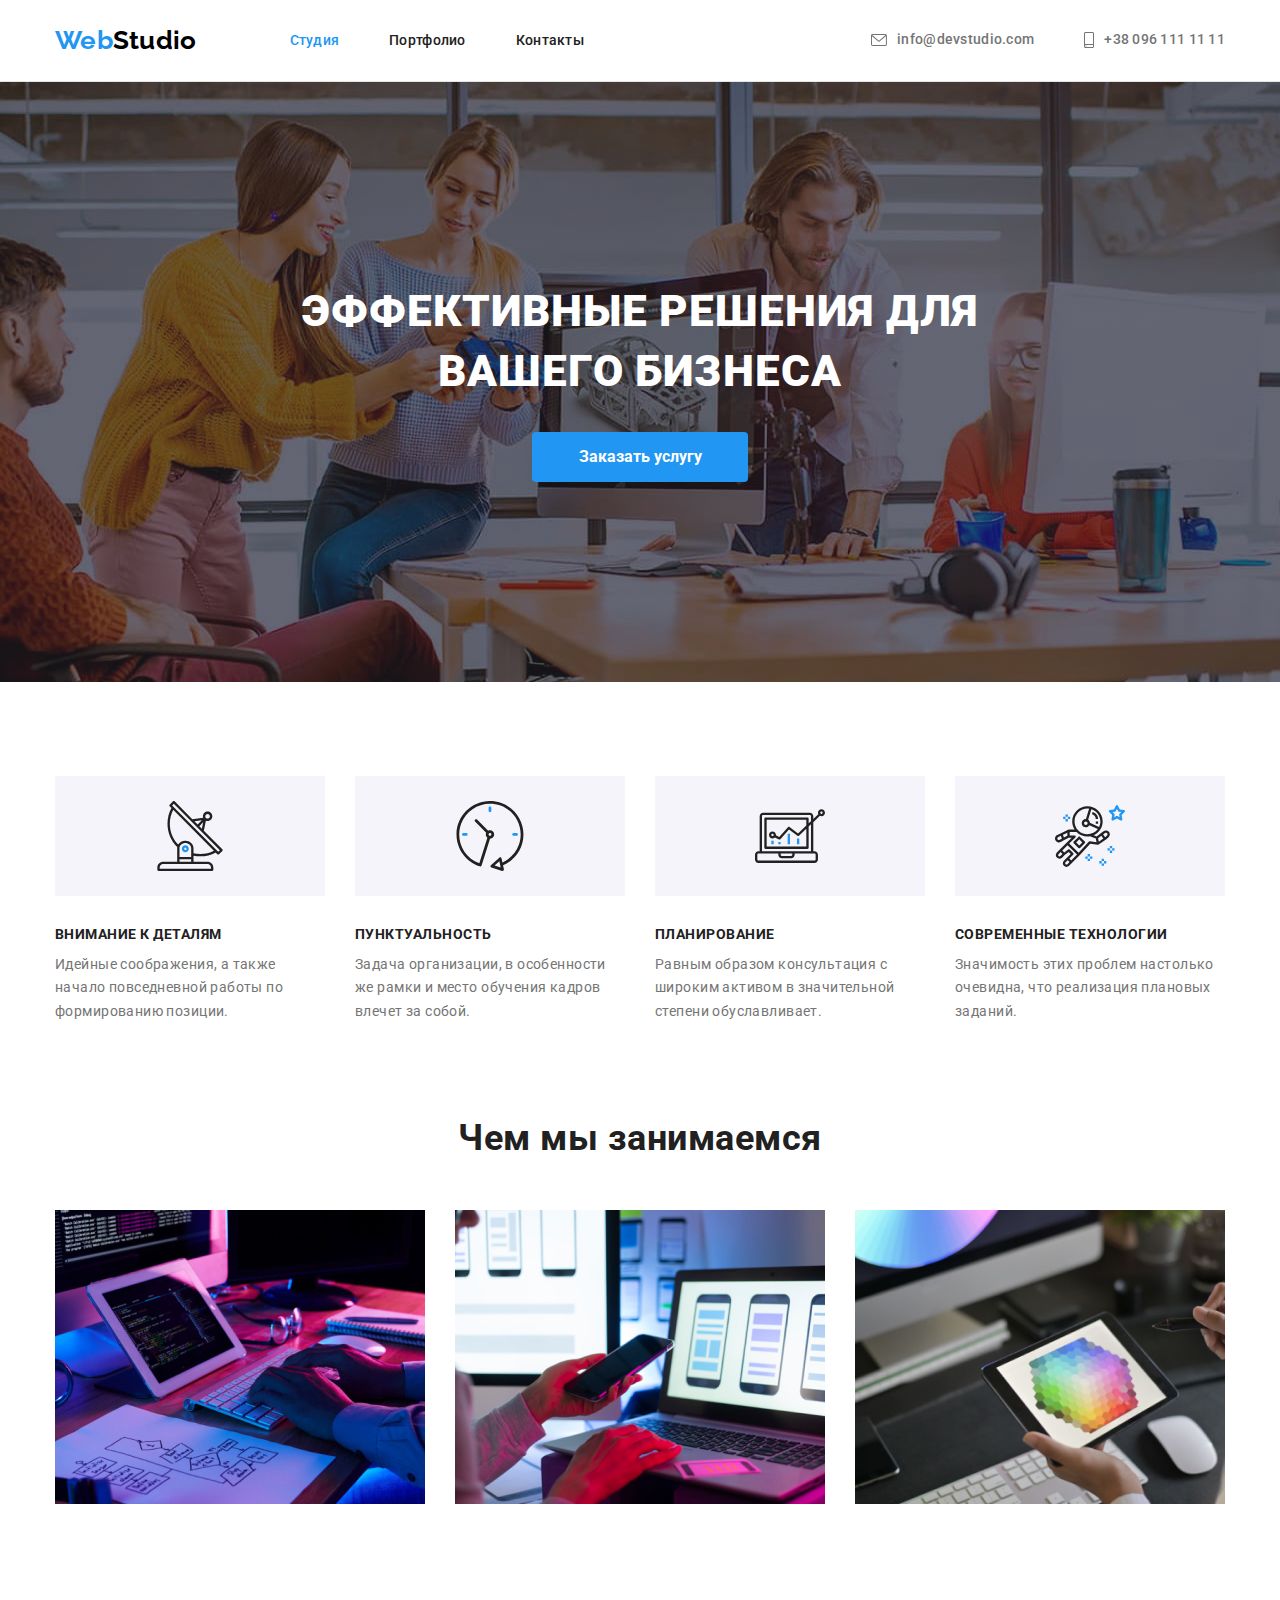
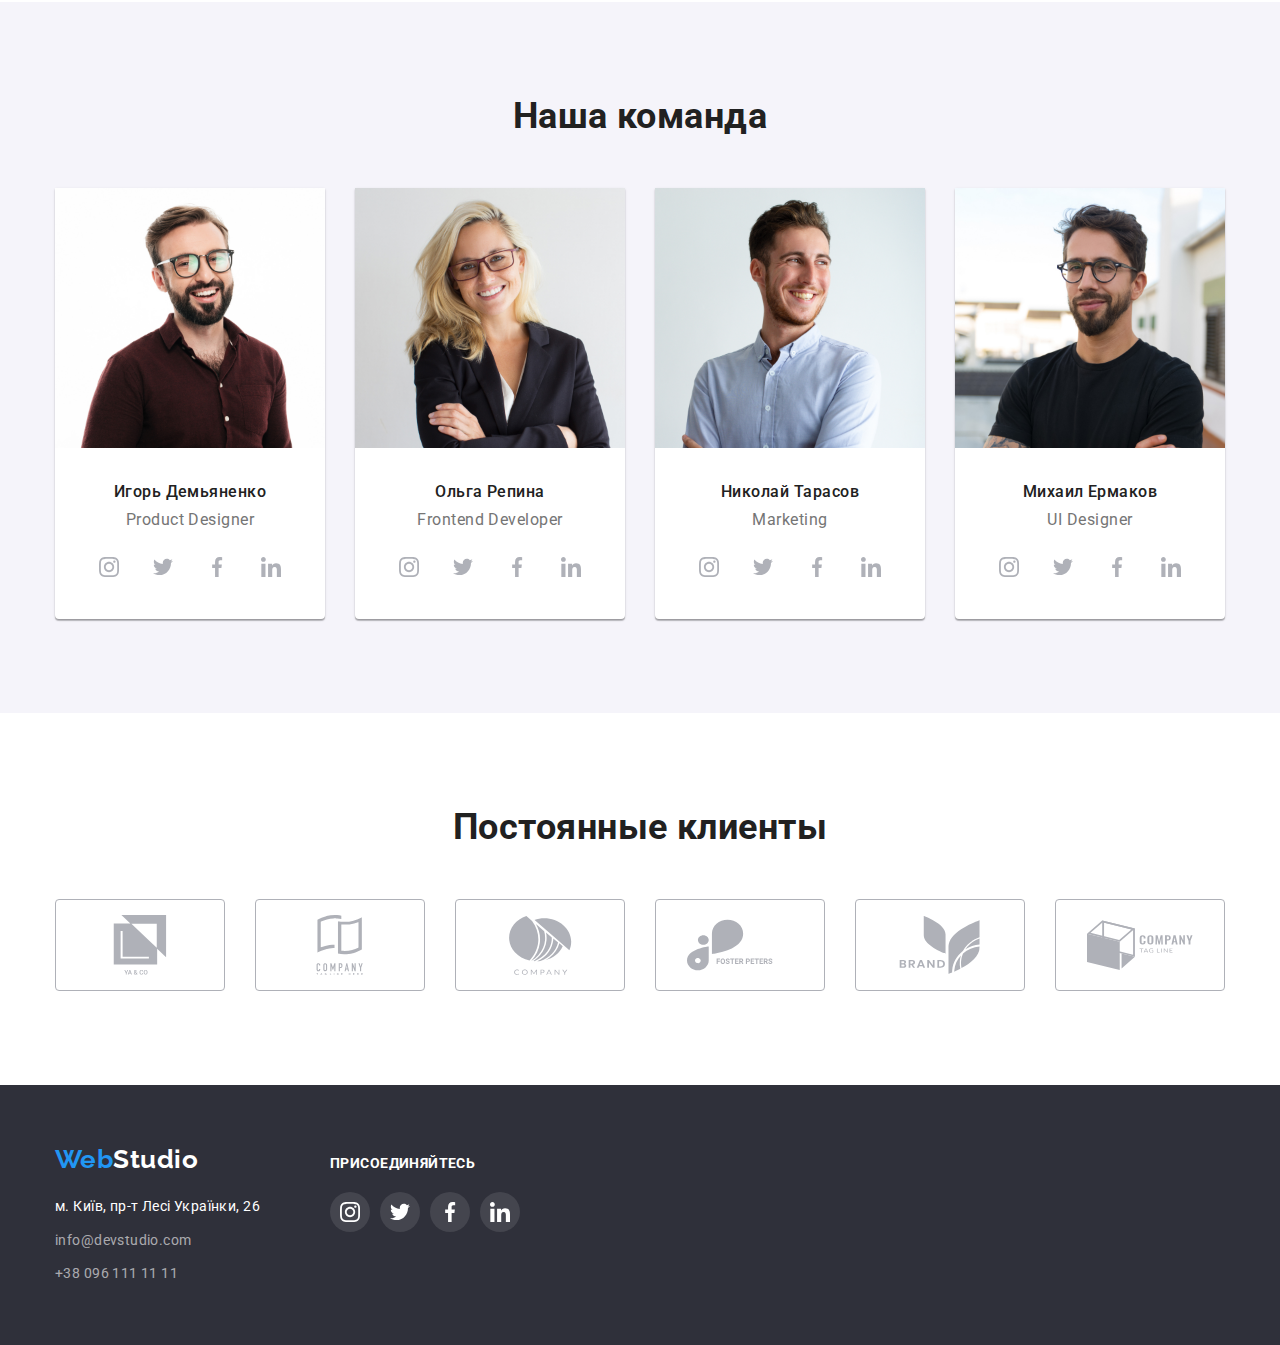
<file: index.html>
<!DOCTYPE html>
<html lang="ru">

<head>
    <meta charset="UTF-8" />
    <meta http-equiv="X-UA-Compatible" content="IE=edge" />
    <meta name="viewport" content="width=device-width, initial-scale=1.0" />
    <link rel="preconnect" href="https://fonts.googleapis.com" />
    <link rel="preconnect" href="https://fonts.gstatic.com" crossorigin />
    <link
        href="https://fonts.googleapis.com/css2?family=Raleway:wght@400;700&family=Roboto:wght@400;500;700;900&display=swap"
        rel="stylesheet" />
    <link rel="stylesheet"
        href="https://cdnjs.cloudflare.com/ajax/libs/modern-normalize/1.0.0/modern-normalize.min.css" />
    <link rel="stylesheet" href="./css/styles.css" />
    <title>Document</title>
</head>

<body>
    <header>
        <div class="container box-header">
            <nav class="navi">
                <a href="./index.html" class="logo item"><span class="accent">Web</span>Studio</a>
                <ul class="navi-item">
                    <li class="item"><a href="./index.html" class="navi-list on-page">Студия</a></li>
                    <li class="item"><a href="./portfolio.html" class="navi-list">Портфолио</a></li>
                    <li class="item"><a href="" class="navi-list">Контакты</a></li>
                </ul>
            </nav>
            <ul class="header-contact">
                <li class="item">
                    <a href="mailto:info@devstudio.com" class="contact-us">
                        <svg class="contact-icon" width="16" height="12">
                            <use href="images/sprite.svg#icon-envelope"></use>
                        </svg>
                        info@devstudio.com</a>
                </li>
                <li class="item">
                    <a href="tel:+380961111111" class="contact-us">
                        <svg class="contact-icon" width="10" height="16">
                            <use href="images/sprite.svg#icon-smartphone"></use>
                        </svg>
                        +38 096 111 11 11</a>
                </li>
            </ul>
        </div>
    </header>
    <main>
        <section class="hero section">
            <div class="container">
                <h1 class="hero-head">Эффективные решения для вашего бизнеса</h1>
                <button type="button" class="order">Заказать услугу</button>
            </div>
        </section>
        <section class="qualities section no-padding">
            <div class="container">
                <h2 class="display">Основне качества</h2>
                <ul class="flex-box qualities-box">
                    <li class="item">
                        <div class="qualities-picture">
                            <svg class="qualities-svg" width="70" height="70">
                                <use href="images/sprite.svg#icon-antenna"></use>
                            </svg>
                        </div>
                        <h3 class="qualities-heading">Внимание к деталям</h3>
                        <p class="qualities-text">
                            Идейные соображения, а также начало повседневной работы по формированию позиции.
                        </p>
                    </li>
                    <li class="item">
                        <div class="qualities-picture">
                            <svg class="qualities-svg" width="70" height="70">
                                <use href="images/sprite.svg#icon-clock"></use>
                            </svg>
                        </div>
                        <h3 class="qualities-heading">Пунктуальность</h3>
                        <p class="qualities-text">
                            Задача организации, в особенности же рамки и место обучения кадров влечет за собой.
                        </p>
                    </li>
                    <li class="item">
                        <div class="qualities-picture">
                            <svg class="qualities-svg" width="70" height="70">
                                <use href="images/sprite.svg#icon-diagram"></use>
                            </svg>
                        </div>
                        <h3 class="qualities-heading">Планирование</h3>
                        <p class="qualities-text">
                            Равным образом консультация с широким активом в значительной степени обуславливает.
                        </p>
                    </li>
                    <li class="item">
                        <div class="qualities-picture">
                            <svg class="qualities-svg" width="70" height="70">
                                <use href="images/sprite.svg#icon-astronaut"></use>
                            </svg>
                        </div>
                        <h3 class="qualities-heading">Современные технологии</h3>
                        <p class="qualities-text">
                            Значимость этих проблем настолько очевидна, что реализация плановых заданий.
                        </p>
                    </li>
                </ul>
            </div>
        </section>
        <section class="occupation section">
            <div class="container">
                <h2 class="section-heading">Чем мы занимаемся</h2>
                <ul class="flex-box ocupation-box">
                    <li class="item">
                        <img src="./images/img1.jpg" alt="кодинг ночью" width="370" />
                    </li>
                    <li class="item">
                        <img src="./images/img2.jpg" alt="рука с телефоном" width="370" />
                    </li>
                    <li class="item">
                        <img src="./images/img3.jpg" alt="рука с планшетом" width="370" />
                    </li>
                </ul>
            </div>
        </section>
        <section class="team section">
            <div class="container">
                <h2 class="section-heading">Наша команда</h2>
                <ul class="flex-box">
                    <li class="team-card">
                        <img class="team-photo" src="./images/igor.jpg" alt="фото Игорь Демьяненко" width="270" />
                        <div class="team-description">
                            <h3 class="card-heading">Игорь Демьяненко</h3>
                            <p class="card-text">Product Designer</p>
                            <ul class="flex-box">
                                <li class="team-box-link">
                                    <a class="item" href="" aria-label="instagram">
                                        <svg class="team-svg" width="20" height="20">
                                            <use href="images/sprite.svg#icon-instagram"></use>
                                        </svg>
                                    </a>
                                </li>
                                <li class="team-box-link">
                                    <a class="item" href="" aria-label="twitter">
                                        <svg class="team-svg" width="20" height="20">
                                            <use href="images/sprite.svg#icon-twitter"></use>
                                        </svg>
                                    </a>
                                </li>
                                <li class="team-box-link">
                                    <a class="item" href="" aria-label="facebook">
                                        <svg class="team-svg" width="20" height="20">
                                            <use href="images/sprite.svg#icon-facebook"></use>
                                        </svg>
                                    </a>
                                </li>
                                <li class="team-box-link">
                                    <a class="item" href="" aria-label="linkedin">
                                        <svg class="team-svg" width="20" height="20">
                                            <use href="images/sprite.svg#icon-linkedin"></use>
                                        </svg>
                                    </a>
                                </li>
                            </ul>
                        </div>
                    </li>
                    <li class="team-card">
                        <img class="team-photo" src="./images/olga.jpg" alt="фото Ольга Репина" width="270" />
                        <div class="team-description">
                            <h3 class="card-heading">Ольга Репина</h3>
                            <p class="card-text">Frontend Developer</p>
                            <ul class="flex-box">
                                <li class="team-box-link">
                                    <a class="item" href="" aria-label="instagram">
                                        <svg class="team-svg" width="20" height="20">
                                            <use href="images/sprite.svg#icon-instagram"></use>
                                        </svg>
                                    </a>
                                </li>
                                <li class="team-box-link">
                                    <a class="item" href="" aria-label="twitter">
                                        <svg class="team-svg" width="20" height="20">
                                            <use href="images/sprite.svg#icon-twitter"></use>
                                        </svg>
                                    </a>
                                </li>
                                <li class="team-box-link">
                                    <a class="item" href="" aria-label="facebook">
                                        <svg class="team-svg" width="20" height="20">
                                            <use href="images/sprite.svg#icon-facebook"></use>
                                        </svg>
                                    </a>
                                </li>
                                <li class="team-box-link">
                                    <a class="item" href="" aria-label="linkedin">
                                        <svg class="team-svg" width="20" height="20">
                                            <use href="images/sprite.svg#icon-linkedin"></use>
                                        </svg>
                                    </a>
                                </li>
                            </ul>
                        </div>
                    </li>
                    <li class="team-card">
                        <img class="team-photo" src="./images/nicholas.jpg" alt="фото Николай Тарасов" width="270" />
                        <div class="team-description">
                            <h3 class="card-heading">Николай Тарасов</h3>
                            <p class="card-text">Marketing</p>
                            <ul class="flex-box">
                                <li class="team-box-link">
                                    <a class="item" href="" aria-label="instagram">
                                        <svg class="team-svg" width="20" height="20">
                                            <use href="images/sprite.svg#icon-instagram"></use>
                                        </svg>
                                    </a>
                                </li>
                                <li class="team-box-link">
                                    <a class="item" href="" aria-label="twitter">
                                        <svg class="team-svg" width="20" height="20">
                                            <use href="images/sprite.svg#icon-twitter"></use>
                                        </svg>
                                    </a>
                                </li>
                                <li class="team-box-link">
                                    <a class="item" href="" aria-label="facebook">
                                        <svg class="team-svg" width="20" height="20">
                                            <use href="images/sprite.svg#icon-facebook"></use>
                                        </svg>
                                    </a>
                                </li>
                                <li class="team-box-link">
                                    <a class="item" href="" aria-label="linkedin">
                                        <svg class="team-svg" width="20" height="20">
                                            <use href="images/sprite.svg#icon-linkedin"></use>
                                        </svg>
                                    </a>
                                </li>
                            </ul>
                        </div>
                    </li>
                    <li class="team-card">
                        <img class="team-photo" src="./images/michael.jpg" alt="фото Михаил Ермаков" width="270" />
                        <div class="team-description">
                            <h3 class="card-heading">Михаил Ермаков</h3>
                            <p class="card-text">UI Designer</p>
                            <ul class="flex-box">
                                <li class="team-box-link">
                                    <a class="item" href="" aria-label="instagram">
                                        <svg class="team-svg" width="20" height="20">
                                            <use href="images/sprite.svg#icon-instagram"></use>
                                        </svg>
                                    </a>
                                </li>
                                <li class="team-box-link">
                                    <a class="item" href="" aria-label="twitter">
                                        <svg class="team-svg" width="20" height="20">
                                            <use href="images/sprite.svg#icon-twitter"></use>
                                        </svg>
                                    </a>
                                </li>
                                <li class="team-box-link">
                                    <a class="item" href="" aria-label="facebook">
                                        <svg class="team-svg" width="20" height="20">
                                            <use href="images/sprite.svg#icon-facebook"></use>
                                        </svg>
                                    </a>
                                </li>
                                <li class="team-box-link">
                                    <a class="item" href="" aria-label="linkedin">
                                        <svg class="team-svg" width="20" height="20">
                                            <use href="images/sprite.svg#icon-linkedin"></use>
                                        </svg>
                                    </a>
                                </li>
                            </ul>
                        </div>
                    </li>
                </ul>
            </div>
        </section>
        <section class="clients section">
            <div class="container">
                <h2 class="clients-heading">Постоянные клиенты</h2>
                <ul class="flex-box">
                    <li class="clients-box">
                        <a class="clients-link" href="">
                            <svg class="clients-svg" width="106" height="60">
                                <use href="images/sprite.svg#icon-company1"></use>
                            </svg>
                        </a>
                    </li>
                    <li class="clients-box">
                        <a class="clients-link" href="">
                            <svg class="clients-svg" width="106" height="60">
                                <use href="images/sprite.svg#icon-company2"></use>
                            </svg>
                        </a>
                    </li>
                    <li class="clients-box">
                        <a class="clients-link" href="">
                            <svg class="clients-svg" width="106" height="60">
                                <use href="images/sprite.svg#icon-company3"></use>
                            </svg>
                        </a>
                    </li>
                    <li class="clients-box">
                        <a class="clients-link" href="">
                            <svg class="clients-svg" width="106" height="60">
                                <use href="images/sprite.svg#icon-company4"></use>
                            </svg>
                        </a>
                    </li>
                    <li class="clients-box">
                        <a class="clients-link" href="">
                            <svg class="clients-svg" width="106" height="60">
                                <use href="images/sprite.svg#icon-company5"></use>
                            </svg>
                        </a>
                    </li>
                    <li class="clients-box">
                        <a class="clients-link" href="">
                            <svg class="clients-svg" width="106" height="60">
                                <use href="images/sprite.svg#icon-company6"></use>
                            </svg>
                        </a>
                    </li>
                </ul>
            </div>
        </section>
    </main>
    <footer>
        <div class="container">
            <div class="f-links-main">
                <div class="footer-contact">
                    <a href="./index.html" class="logo"><span class="accent">Web</span>Studio</a>
                    <address class="adress">
                        <ul>
                            <li class="item">
                                <a href="https://www.google.com/maps" target="_blank" rel="noopener noreferrer"
                                    class="maps">м. Київ,
                                    пр-т Лесі Українки, 26</a>
                            </li>
                            <li class="item">
                                <a href="mailto:info@devstudio.com" class="contact-us">info@devstudio.com</a>
                            </li>
                            <li class="item">
                                <a href="tel:+380961111111" class="contact-us">+38 096 111 11 11</a>
                            </li>
                        </ul>
                    </address>
                </div>
                <div class="connect">
                    <h3 class="connect-heading">присоединяйтесь</h3>
                    <ul class="connect-box">
                        <li class="footer-social">
                            <a class="connect-links" href="" aria-label="instagram">
                                <svg width="20" height="20">
                                    <use href="images/sprite.svg#icon-instagram"></use>
                                </svg>
                            </a>
                        </li>
                        <li class="footer-social">
                            <a class="connect-links" href="" aria-label="twitte">
                                <svg width="20" height="20">
                                    <use href="images/sprite.svg#icon-twitter"></use>
                                </svg>
                            </a>
                        </li>
                        <li class="footer-social">
                            <a class="connect-links" href="" aria-label="facebook">
                                <svg width="20" height="20">
                                    <use href="images/sprite.svg#icon-facebook"></use>
                                </svg>
                            </a>
                        </li>
                        <li class="footer-social">
                            <a class="connect-links" href="" aria-label="linkedin">
                                <svg width="20" height="20">
                                    <use href="images/sprite.svg#icon-linkedin"></use>
                                </svg>
                            </a>
                        </li>
                    </ul>
                </div>
            </div>
        </div>
    </footer>
</body>

</html>
</file>
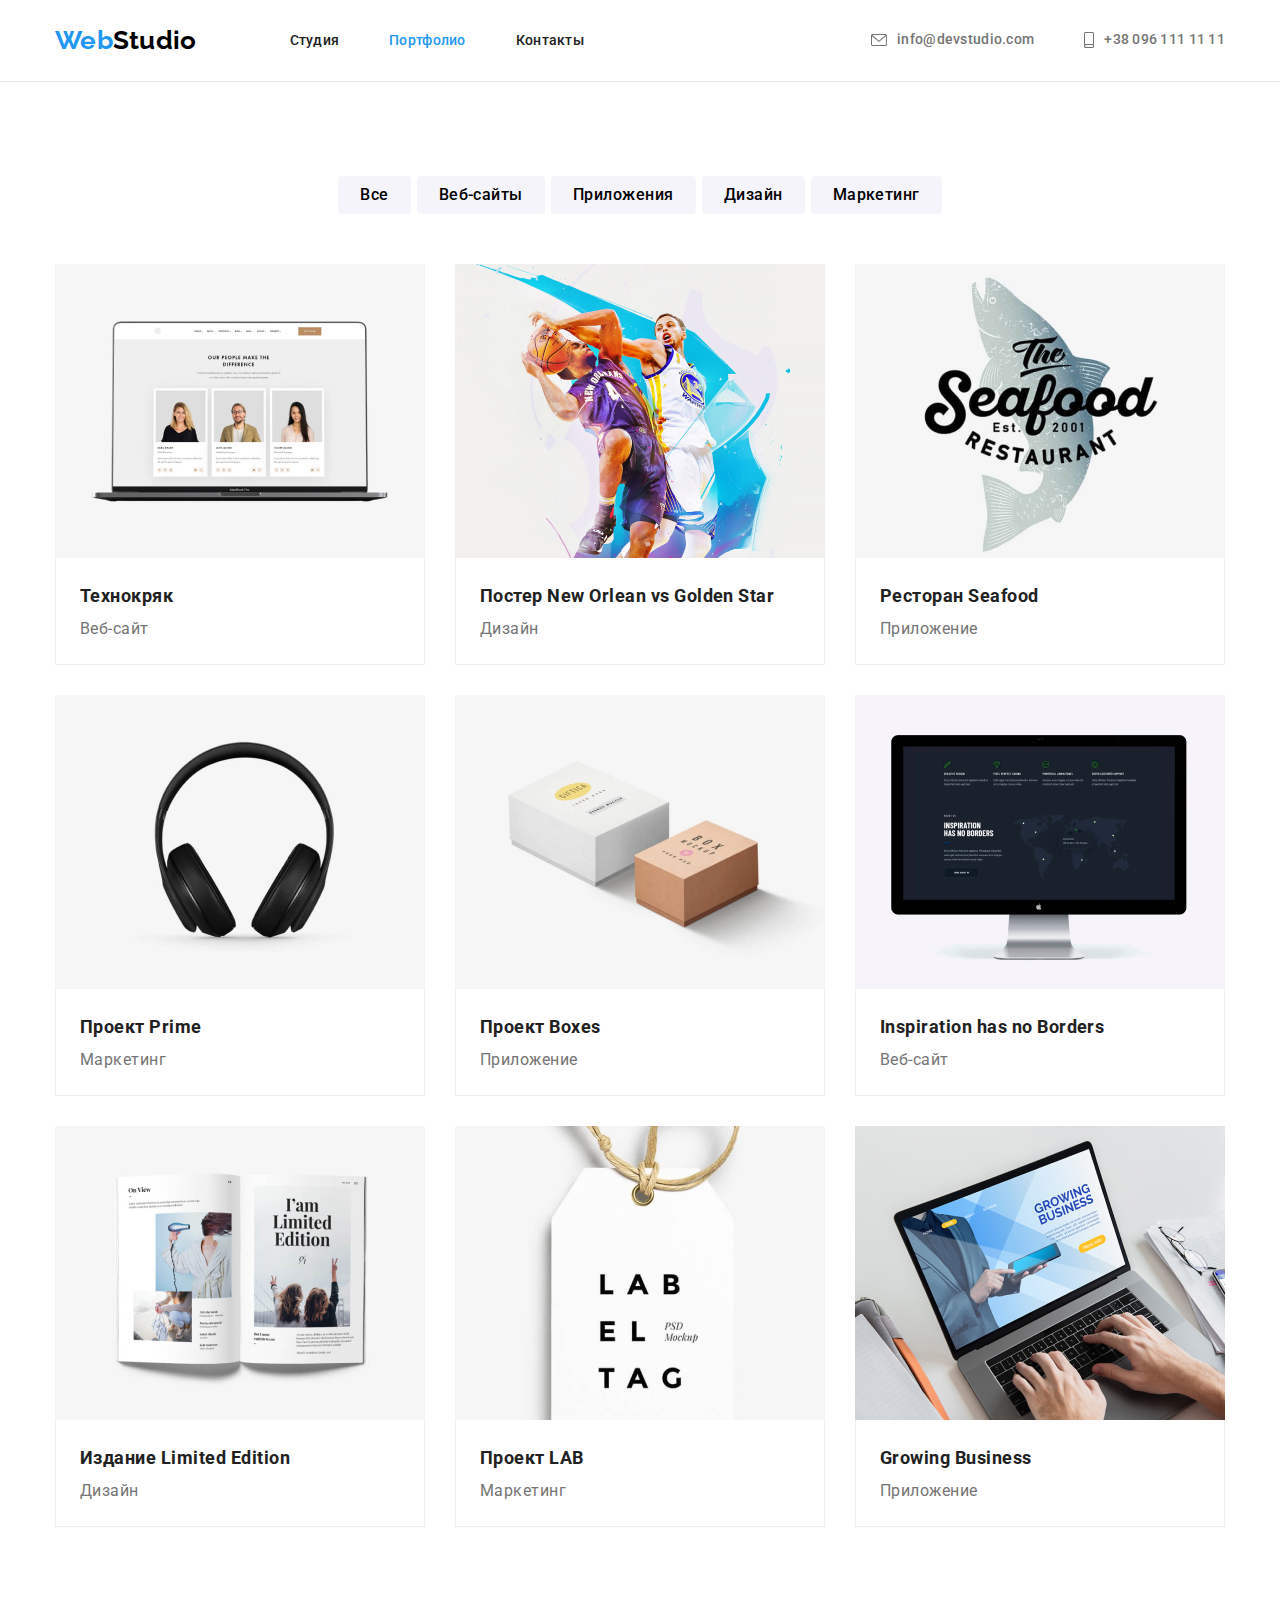
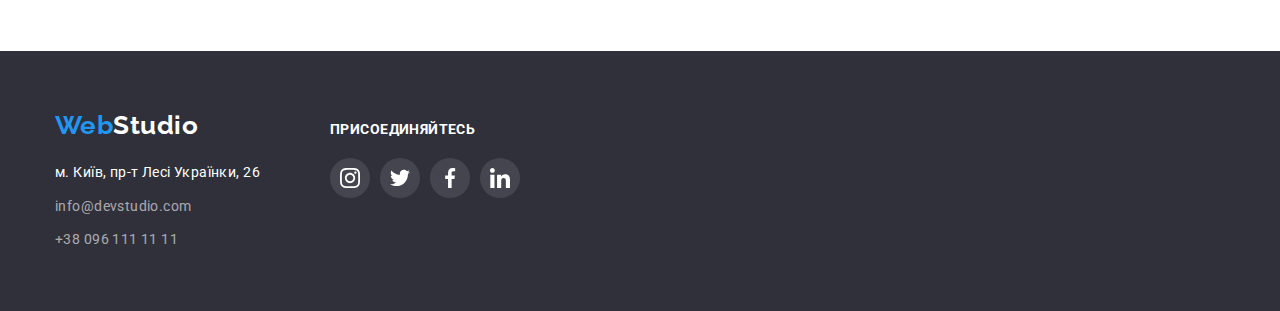
<file: portfolio.html>
<!DOCTYPE html>
<html lang="ru">

<head>
  <meta charset="UTF-8" />
  <meta http-equiv="X-UA-Compatible" content="IE=edge" />
  <meta name="viewport" content="width=device-width, initial-scale=1.0" />
  <link rel="preconnect" href="https://fonts.googleapis.com" />
  <link rel="preconnect" href="https://fonts.gstatic.com" crossorigin />
  <link
    href="https://fonts.googleapis.com/css2?family=Raleway:wght@400;700&family=Roboto:wght@400;500;700;900&display=swap"
    rel="stylesheet" />
  <link rel="stylesheet"
    href="https://cdnjs.cloudflare.com/ajax/libs/modern-normalize/1.0.0/modern-normalize.min.css" />
  <link rel="stylesheet" href="./css/styles.css" />
  <title>Document</title>
</head>

<body>
  <header>
    <div class="container box-header">
      <nav class="navi">
        <a href="./index.html" class="logo item"><span class="accent">Web</span>Studio</a>
        <ul class="navi-item">
          <li class="item"><a href="./index.html" class="navi-list">Студия</a></li>
          <li class="item"><a href="./portfolio.html" class="navi-list on-page">Портфолио</a></li>
          <li class="item"><a href="" class="navi-list">Контакты</a></li>
        </ul>
      </nav>
      <ul class="header-contact">
        <li class="item">
          <a href="mailto:info@devstudio.com" class="contact-us">
            <svg class="contact-icon" width="16" height="12">
              <use href="images/sprite.svg#icon-envelope"></use>
            </svg>
            info@devstudio.com</a>
        </li>
        <li class="item">
          <a href="tel:+380961111111" class="contact-us">
            <svg class="contact-icon" width="10" height="16">
              <use href="images/sprite.svg#icon-smartphone"></use>
            </svg>
            +38 096 111 11 11</a>
        </li>
      </ul>
    </div>
  </header>
  <main>
    <section class="portfolio section">
      <div class="container">
        <h1 class="display">Портфолио</h1>
        <ul class="filter">
          <li class="item"><button type="button" class="filter-buttun">Все</button></li>
          <li class="item"><button type="button" class="filter-buttun">Веб-сайты</button></li>
          <li class="item"><button type="button" class="filter-buttun">Приложения</button></li>
          <li class="item"><button type="button" class="filter-buttun">Дизайн</button></li>
          <li class="item"><button type="button" class="filter-buttun">Маркетинг</button></li>
        </ul>
        <ul class="work-box">
          <li class="portfolio-box">
            <img class="portfolio-img" src="./images/technohryak.jpg" alt="Скриншот экрана с готовым сайтом"
              width="370" />
            <div class="box-description">
              <h2 class="portfolio-heading">Технокряк</h2>
              <p class="portfolio-text">Веб-сайт</p>
            </div>
          </li>
          <li class="portfolio-box">
            <img class="portfolio-img" src="./images/poster-new-orlean.jpg" alt="Постер к матчу нового орлеана"
              width="370" />
            <div class="box-description">
              <h2 class="portfolio-heading">Постер New Orlean vs Golden Star</h2>
              <p class="portfolio-text">Дизайн</p>
            </div>
          </li>
          <li class="portfolio-box">
            <img class="portfolio-img" src="./images/seafood.jpg" alt="Логотип приложения сиафуд" width="370" />
            <div class="box-description">
              <h2 class="portfolio-heading">Ресторан Seafood</h2>
              <p class="portfolio-text">Приложение</p>
            </div>
          </li>
          <li class="portfolio-box">
            <img class="portfolio-img" src="./images/project-prime.jpg" alt="Постер проэкта Прайм" width="370" />
            <div class="box-description">
              <h2 class="portfolio-heading">Проект Prime</h2>
              <p class="portfolio-text">Маркетинг</p>
            </div>
          </li>
          <li class="portfolio-box">
            <img class="portfolio-img" src="./images/project-boxes.jpg" alt="Постер проэкта Боксес" width="370" />
            <div class="box-description">
              <h2 class="portfolio-heading">Проект Boxes</h2>
              <p class="portfolio-text">Приложение</p>
            </div>
          </li>
          <li class="portfolio-box">
            <img class="portfolio-img" src="./images/inspiration.jpg" alt="Скриншот какого то вэб сайта" width="370" />
            <div class="box-description">
              <h2 class="portfolio-heading">Inspiration has no Borders</h2>
              <p class="portfolio-text">Веб-сайт</p>
            </div>
          </li>
          <li class="portfolio-box">
            <img class="portfolio-img" src="./images/edition-limited.jpg" alt="Страница из журнала" width="370" />
            <div class="box-description">
              <h2 class="portfolio-heading">Издание Limited Edition</h2>
              <p class="portfolio-text">Дизайн</p>
            </div>
          </li>
          <li class="portfolio-box">
            <img class="portfolio-img" src="./images/project-lab.jpg" alt="Бирка с надписью проэкта" width="370" />
            <div class="box-description">
              <h2 class="portfolio-heading">Проект LAB</h2>
              <p class="portfolio-text">Маркетинг</p>
            </div>
          </li>
          <li class="portfolio-box">
            <img class="portfolio-img" src="./images/growing.jpg" alt="Человек работает с приложением" width="370" />
            <div class="box-description">
              <h2 class="portfolio-heading">Growing Business</h2>
              <p class="portfolio-text">Приложение</p>
            </div>
          </li>
        </ul>
      </div>
    </section>
  </main>
  <footer>
    <div class="container">
      <div class="f-links-main">
        <div class="footer-contact">
          <a href="./index.html" class="logo"><span class="accent">Web</span>Studio</a>
          <address class="adress">
            <ul>
              <li class="item">
                <a href="https://www.google.com/maps" target="_blank" rel="noopener noreferrer" class="maps">м. Київ,
                  пр-т Лесі Українки, 26</a>
              </li>
              <li class="item">
                <a href="mailto:info@devstudio.com" class="contact-us">info@devstudio.com</a>
              </li>
              <li class="item">
                <a href="tel:+380961111111" class="contact-us">+38 096 111 11 11</a>
              </li>
            </ul>
          </address>
        </div>
        <div class="connect">
          <h3 class="connect-heading">присоединяйтесь</h3>
          <ul class="connect-box">
            <li class="footer-social">
              <a class="connect-links" href="" aria-label="instagram">
                <svg width="20" height="20">
                  <use href="images/sprite.svg#icon-instagram"></use>
                </svg>
              </a>
            </li>
            <li class="footer-social">
              <a class="connect-links" href="" aria-label="twitte">
                <svg width="20" height="20">
                  <use href="images/sprite.svg#icon-twitter"></use>
                </svg>
              </a>
            </li>
            <li class="footer-social">
              <a class="connect-links" href="" aria-label="facebook">
                <svg width="20" height="20">
                  <use href="images/sprite.svg#icon-facebook"></use>
                </svg>
              </a>
            </li>
            <li class="footer-social">
              <a class="connect-links" href="" aria-label="linkedin">
                <svg width="20" height="20">
                  <use href="images/sprite.svg#icon-linkedin"></use>
                </svg>
              </a>
            </li>
          </ul>
        </div>
      </div>
    </div>
  </footer>
</body>

</html>
</file>
<file: css/styles.css>
:root {
  --main-haeding-color: #ffffff;
  --accent-color: #2196f3;
  --logo-color: #000000;
  --heading-color: #212121;
  --text-color: #757575;
  --block-color: #f5f4fa;
  --footer-color: #2f303a;
  --footer-contact: rgba(255, 255, 255, 0.6);
  --blackout: rgba(47, 48, 58, 0.4);
  --link: #afb1b8;
}

/* общие классы*/
body {
  font-family: 'Roboto', sans-serif;
  color: var(--text-color);
  letter-spacing: 0.03em;
}

ul {
  list-style: none;
  margin-top: 0;
  margin-bottom: 0;
  padding-left: 0;
}

.section-heading,
.qualities-heading,
.portfolio-heading,
.card-heading,
.clients-heading,
.navi .navi-list {
  color: var(--heading-color);
}

.container {
  max-width: 1200px;
  margin: 0 auto;
  padding-left: 15px;
  padding-right: 15px;
}

h1,
h2,
h3,
p {
  margin-top: 0;
  margin-bottom: 0;
}

.section {
  padding-top: 94px;
  padding-bottom: 94px;
}

.flex-box {
  display: flex;
}

/* начало */
header {
  border-bottom: 1px solid #e5e5e5;
}

.logo {
  font-family: 'Raleway', sans-serif;
  font-size: 26px;
  font-weight: 700;
  text-decoration: none;
}

.navi > .item {
  margin-right: 93px;
}

.navi .logo {
  color: var(--logo-color);
}

.logo .accent {
  color: var(--accent-color);
}

/* nav */
.box-header {
  display: flex;
  align-items: center;

  font-size: 14px;
  font-weight: 500;
}

.navi {
  display: flex;
  align-items: center;

  letter-spacing: 0.02em;
}

.navi .navi-item {
  display: flex;
}

.navi-item > .item {
  margin-right: 50px;
  padding-top: 32px;
  padding-bottom: 32px;
}

.navi-item > .item:last-child {
  margin-right: 0px;
}

.navi-item .navi-list {
  line-height: 1.14;
  text-decoration: none;
}

.navi-item .navi-list:hover,
.navi-item .navi-list:focus {
  color: var(--accent-color);
}

.navi .on-page {
  color: var(--accent-color);
}

/* контакты хедер */
.header-contact {
  display: flex;
  margin-left: auto;
}

.contact-us {
  display: flex;
  align-items: center;

  color: var(--text-color);
  text-decoration: none;

  font-size: 14px;
  letter-spacing: 0.02em;
  line-height: 1.14;
}

.contact-us:focus,
.contact-us:hover {
  color: var(--accent-color);
  fill: currentColor;
}

.header-contact > .item {
  margin-right: 50px;
  fill: currentColor;
}

.header-contact > .item:last-child {
  margin-right: 0px;
}

.header-contact .contact-icon {
  fill: currentColor;

  margin-right: 10px;
}

/* hero */
.hero {
  background-color: var(--footer-color);
  background-image: linear-gradient(var(--blackout), var(--blackout)), url(../images/img-hero.jpg);
  background-repeat: no-repeat;
  background-position: center;
  background-size: 1600px;
  letter-spacing: 0.06em;
  text-align: center;
  padding: 200px 0;
}

.hero .hero-head {
  max-width: 696px;
  margin-left: auto;
  margin-right: auto;
  margin-top: 0;
  margin-bottom: 30px;

  color: var(--main-haeding-color);
  text-align: center;
  font-weight: 900;
  font-size: 44px;
  line-height: 1.36;
  text-transform: uppercase;
}

.hero .order {
  min-width: 216px;
  padding: 10px 32px;
  border-radius: 4px;
  border: 1px solid transparent;

  color: var(--main-haeding-color);
  background-color: var(--accent-color);
  font-family: inherit;
  font-weight: 700;
  font-size: 16px;
  line-height: 1.8;
  cursor: pointer;
}

/* основные качества */
.display {
  position: absolute;
  width: 1px;
  height: 1px;
  margin: -1px;
  border: 0;
  padding: 0;

  white-space: nowrap;
  clip-path: inset(100%);
  clip: rect(0 0 0 0);
  overflow: hidden;
}

.no-padding {
  padding-bottom: 0px;
}

.qualities-box .qualities-picture {
  display: flex;
  align-items: center;
  justify-content: center;

  width: 270px;
  height: 120px;
  background-color: #f5f4fa;

  margin-bottom: 30px;
}

.qualities-heading {
  margin-bottom: 10px;

  font-weight: 700;
  font-size: 14px;
  text-transform: uppercase;
}

.qualities-text {
  font-weight: 400;
  font-size: 14px;
  line-height: 1.71;
  letter-spacing: 0.03em;
}

.qualities-box > .item {
  max-width: 270px;
  margin-right: 30px;
}

.qualities-box > .item:last-child {
  margin-right: 0px;
}

/* Чем мы занимаемся */

.section-heading {
  margin-bottom: 50px;

  font-weight: 700;
  font-size: 36px;
  text-align: center;
  line-height: 1.16;
}

.ocupation-box > .item {
  margin-right: 30px;
}

.ocupation-box > .item:last-child {
  margin-right: 0px;
}

/* наша команда */
.team {
  background-color: var(--block-color);
}

.team-card {
  margin-right: 30px;

  background-color: var(--main-haeding-color);
  box-shadow: 0px 1px 3px rgba(0, 0, 0, 0.12), 0px 1px 1px rgba(0, 0, 0, 0.14),
    0px 2px 1px rgba(0, 0, 0, 0.2);
  border-radius: 0px 0px 4px 4px;
  text-align: center;
}

.team-card:last-child {
  margin-right: 0px;
}

.team-description {
  padding: 30px 0;
}

.team-description > .flex-box {
  justify-content: center;
}

.team-card .card-heading {
  margin-bottom: 10px;

  font-weight: 500;
  font-size: 16px;
}

.team-card .card-text {
  margin-bottom: 16px;
  font-weight: 400;
  font-size: 16px;
}

.team-box-link {
  margin-right: 10px;
}

.team-card .team-box-link:last-child {
  margin-right: 0px;
}

.team-box-link > .item {
  display: flex;
  justify-content: center;
  align-items: center;
  width: 44px;
  height: 44px;
  color: var(--link);
  fill: currentColor;
}

.team-box-link > .item:hover,
.team-box-link > .item:focus {
  background-color: var(--accent-color);
  border-radius: 50px;
  fill: var(--main-haeding-color);
}

/*  наши клиенты */

.clients .clients-heading {
  margin-bottom: 50px;

  font-weight: 700;
  font-size: 36px;
  line-height: 1.16;
  text-align: center;
}

.clients-link {
  display: flex;
  justify-content: center;
  align-items: center;
  width: 170px;
  height: 92px;
  color: var(--link);

  border: 1px solid var(--link);
  border-radius: 4px;
}

.clients-box .clients-svg {
  fill: currentColor;
}

.clients-box:not(:last-child) {
  margin-right: 30px;
}

.clients-link:hover,
.clients-link:focus {
  border-color: var(--accent-color);
  color: var(--accent-color);
}

/* footer */
footer {
  background-color: var(--footer-color);
  padding: 60px 0;
}

.f-links-main {
  display: flex;
  align-items: baseline;
}

.footer-contact {
  margin-right: 70px;
}

.footer-contact > .logo {
  display: inline-block;
  margin-bottom: 20px;
}

.adress {
  font-style: normal;
}

.adress .item {
  margin-bottom: 9px;
}

.adress .item:last-child {
  margin-bottom: 0px;
}

.footer-contact {
  font-weight: 400;
}

.footer-contact .logo {
  color: var(--main-haeding-color);
}

.footer-contact .maps {
  font-weight: 400;
  font-size: 14px;
  line-height: 1.71;
  letter-spacing: 0.03em;

  color: var(--main-haeding-color);
  text-decoration: none;
}

.footer-contact .contact-us {
  color: var(--footer-contact);
  font-weight: 400;
  line-height: 24px;
  letter-spacing: 0.03em;
}

.connect .connect-heading {
  margin-bottom: 20px;

  font-weight: 700;
  font-size: 14px;
  line-height: 1.14;
  letter-spacing: 0.03em;
  text-transform: uppercase;
  color: var(--main-haeding-color);
}

.connect-box {
  display: flex;
}

.connect-box .footer-social:not(:last-child) {
  margin-right: 10px;
}

.footer-social .connect-links {
  display: flex;
  justify-content: center;
  align-items: center;
  width: 40px;
  height: 40px;

  color: var(--main-haeding-color);
  fill: currentColor;
  background-color: rgba(255, 255, 255, 0.1);
  border-radius: 50px;
}

.footer-social .connect-links:hover,
.footer-social .connect-links:focus {
  background-color: var(--accent-color);
}

/* портфолио */
.portfolio .filter {
  display: flex;
  justify-content: center;
  margin-bottom: 50px;
}

.filter > .item {
  margin-right: 6px;
}

.filter > .item:last-child {
  margin-right: 0px;
}

.filter .filter-buttun {
  padding: 6px 22px;

  background-color: var(--block-color);
  border-radius: 4px;
  border: none;

  font-weight: 500;
  font-size: 16px;
  line-height: 1.62;
  text-align: center;
  letter-spacing: 0.03em;
  font-family: inherit;
  cursor: pointer;
}

.portfolio .filter-buttun:hover,
.portfolio .filter-buttun:focus {
  color: var(--main-haeding-color);
  background-color: var(--accent-color);
  box-shadow: 0px 3px 1px rgba(0, 0, 0, 0.1), 0px 1px 2px rgba(0, 0, 0, 0.08),
    0px 2px 2px rgba(0, 0, 0, 0.12);
}

/* боксы портфолио */
.work-box {
  display: flex;
  flex-wrap: wrap;
}

.portfolio-box {
  width: calc((100% - 2 * 30px) / 3);
  margin-right: 30px;
  margin-bottom: 30px;
}

.portfolio-box:hover {
  box-shadow: 0px 1px 1px rgba(0, 0, 0, 0.12), 0px 4px 4px rgba(0, 0, 0, 0.06),
    1px 4px 6px rgba(0, 0, 0, 0.16);
}

.portfolio-box:nth-child(3n + 3) {
  margin-right: 0px;
}

.portfolio-box .portfolio-img {
  display: block;
}

.portfolio-box .box-description {
  padding: 20px 24px;
  border: 1px solid #eeeeee;
  border-top: none;
}

.box-description .portfolio-heading {
  font-weight: 700;
  font-size: 18px;
  line-height: 2;
}

.box-description .portfolio-text {
  font-size: 16px;
  line-height: 1.88;
}
</file>
